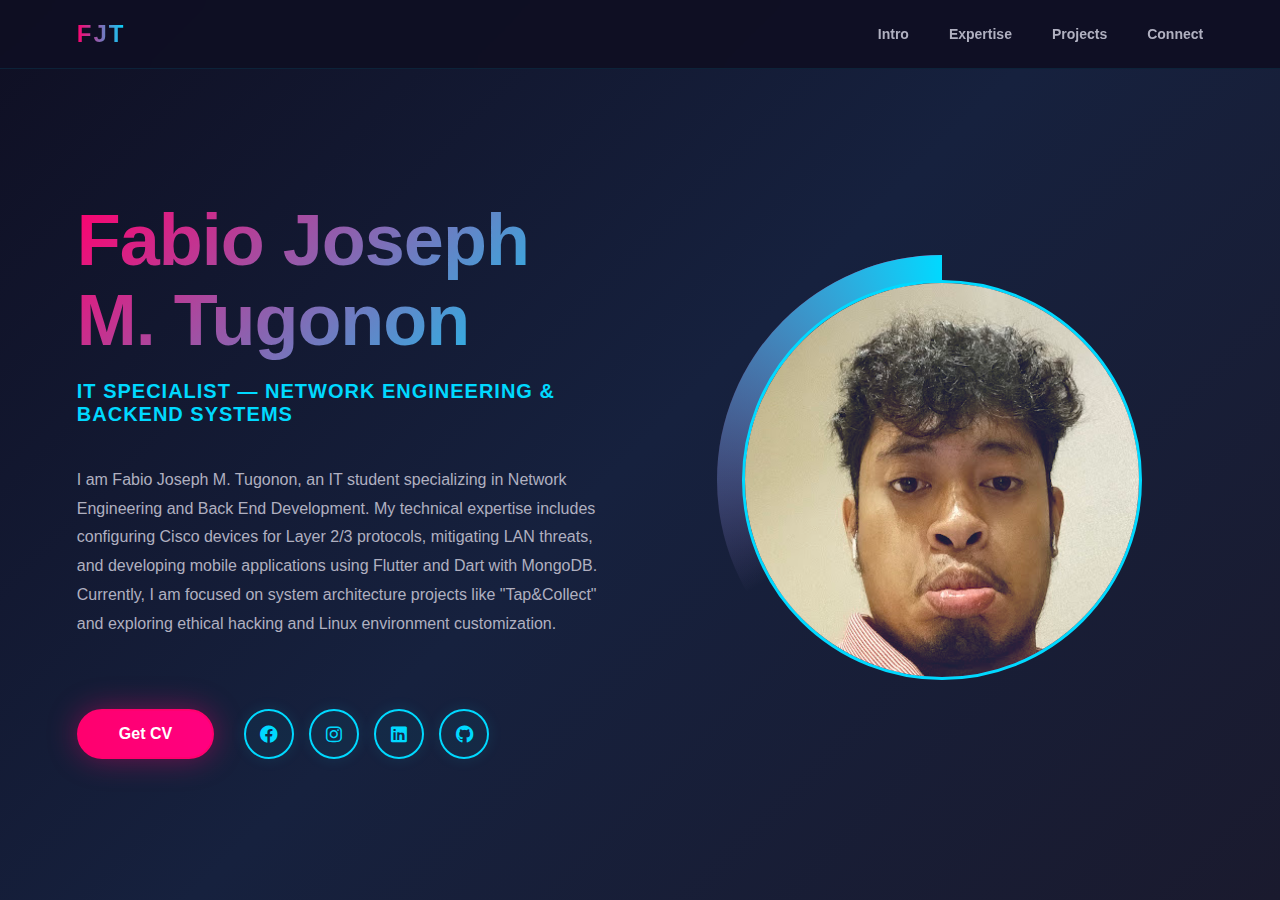
<file: index.html>
<!DOCTYPE html>
<html lang="en">
<head>
    <meta charset="UTF-8">
    <meta http-equiv="X-UA-Compatible" content="IE=edge">
    <meta name="viewport" content="width=device-width, initial-scale=1.0">
    <title>Fabio Joseph M. Tugonon - Portfolio</title>
    <link rel="stylesheet" href="style.css">
    <link rel="stylesheet" href="css/all.css">
</head>
<body>
    <header class="header-wrapper">
        <nav class="top-nav">
            <div class="nav-brand">FJT</div>
            <ul class="nav-links">
                <li><a href="#intro">Intro</a></li>
                <li><a href="#expertise">Expertise</a></li>
                <li><a href="#projects">Projects</a></li>
                <li><a href="#connect">Connect</a></li>
            </ul>
        </nav>
    </header>

    <main class="container">
        <div class="hero-wrapper">
            <div class="content-section">
                <h1 class="primary-title">Fabio Joseph M. Tugonon</h1>
                <span class="subtitle">IT Specialist — Network Engineering & Backend Systems</span>
                <div class="description">
                    <p>I am Fabio Joseph M. Tugonon, an IT student specializing in Network Engineering and Back End Development. My technical expertise includes configuring Cisco devices for Layer 2/3 protocols, mitigating LAN threats, and developing mobile applications using Flutter and Dart with MongoDB. Currently, I am focused on system architecture projects like "Tap&Collect" and exploring ethical hacking and Linux environment customization.</p>
                </div>
                <div class="action-bar">
                    <a href="#" class="primary-btn">Get CV</a>
                    <div class="social-links">
                        <a href="https://www.facebook.com/FabLords.050604/" class="social-icon"><i class="fab fa-facebook"></i></a>
                        <a href="https://www.instagram.com/fablords.050604/" class="social-icon"><i class="fab fa-instagram"></i></a>
                        <a href="https://www.linkedin.com/in/fabio-joseph-tugonon-906788305/" class="social-icon"><i class="fab fa-linkedin"></i></a>
                        <a href="https://github.com/FabLords05/" class="social-icon"><i class="fab fa-github"></i></a>
                    </div>
                </div>
            </div>
            <div class="media-section">
                <div class="portrait-frame">
                    <div class="portrait-container">
                        <img src="fabio.jpg" alt="Fabio Joseph M. Tugonon">
                    </div>
                </div>
            </div>
        </div>
    </main>
</body>
</html>
</file>
<file: style.css>
* {
    margin: 0;
    padding: 0;
    box-sizing: border-box;
    font-family: 'Poppins', sans-serif;
}

:root {
    --primary-dark: #0f0f23;
    --secondary-dark: #1a1a2e;
    --accent-pink: #ff006e;
    --accent-cyan: #00d9ff;
    --text-light: #ffffff;
    --text-muted: #b0b0c0;
}

body {
    background: linear-gradient(135deg, #0f0f23 0%, #16213e 50%, #1a1a2e 100%);
    color: var(--text-light);
    overflow-x: hidden;
}

a {
    color: inherit;
    text-decoration: none;
    transition: all 0.3s ease;
}

.header-wrapper {
    position: fixed;
    top: 0;
    left: 0;
    width: 100%;
    z-index: 1000;
    background: rgba(15, 15, 35, 0.95);
    backdrop-filter: blur(10px);
    border-bottom: 1px solid rgba(0, 217, 255, 0.1);
    padding: 20px 0;
}

.top-nav {
    max-width: 1400px;
    margin: 0 auto;
    padding: 0 6%;
    display: flex;
    justify-content: space-between;
    align-items: center;
}

.nav-brand {
    font-size: 24px;
    font-weight: 800;
    background: linear-gradient(90deg, #ff006e, #00d9ff);
    -webkit-background-clip: text;
    -webkit-text-fill-color: transparent;
    background-clip: text;
    letter-spacing: 2px;
}

.nav-links {
    display: flex;
    list-style: none;
    gap: 40px;
}

.nav-links a {
    font-size: 14px;
    font-weight: 600;
    color: var(--text-muted);
    position: relative;
    padding-bottom: 5px;
}

.nav-links a::after {
    content: '';
    position: absolute;
    bottom: 0;
    left: 0;
    width: 0;
    height: 2px;
    background: linear-gradient(90deg, #ff006e, #00d9ff);
    transition: width 0.3s ease;
}

.nav-links a:hover::after {
    width: 100%;
}

.container {
    max-width: 1400px;
    margin: 0 auto;
    padding: 0 6%;
}

.hero-wrapper {
    display: grid;
    grid-template-columns: 1fr 1fr;
    align-items: center;
    gap: 80px;
    min-height: 100vh;
    padding: 120px 0 60px;
}

.content-section {
    display: flex;
    flex-direction: column;
    gap: 20px;
}

.primary-title {
    font-size: 72px;
    font-weight: 900;
    line-height: 1.1;
    background: linear-gradient(135deg, #ff006e, #00d9ff);
    -webkit-background-clip: text;
    -webkit-text-fill-color: transparent;
    background-clip: text;
    letter-spacing: -1px;
}

.subtitle {
    font-size: 20px;
    color: var(--accent-cyan);
    font-weight: 600;
    letter-spacing: 1px;
    text-transform: uppercase;
}

.description {
    margin: 20px 0;
}

.description p {
    font-size: 16px;
    line-height: 1.8;
    color: var(--text-muted);
}

.action-bar {
    display: flex;
    align-items: center;
    gap: 30px;
    margin-top: 30px;
}

.primary-btn {
    display: inline-block;
    padding: 14px 40px;
    background: linear-gradient(90deg, #ff006e, #ff0080);
    border: 2px solid #ff006e;
    border-radius: 50px;
    color: #ffffff;
    font-weight: 700;
    font-size: 16px;
    cursor: pointer;
    box-shadow: 0 0 30px rgba(255, 0, 110, 0.4);
    transition: all 0.3s ease;
}

.primary-btn:hover {
    background: transparent;
    box-shadow: 0 0 50px rgba(255, 0, 110, 0.6), inset 0 0 30px rgba(255, 0, 110, 0.2);
    transform: translateY(-3px);
}

.social-links {
    display: flex;
    gap: 15px;
    align-items: center;
}

.social-icon {
    width: 50px;
    height: 50px;
    display: flex;
    align-items: center;
    justify-content: center;
    border: 2px solid var(--accent-cyan);
    border-radius: 50%;
    color: var(--accent-cyan);
    font-size: 18px;
    background: rgba(0, 217, 255, 0.05);
    box-shadow: 0 0 15px rgba(0, 217, 255, 0.1);
}

.social-icon:hover {
    background: var(--accent-cyan);
    color: var(--primary-dark);
    box-shadow: 0 0 30px rgba(0, 217, 255, 0.6);
    transform: translateY(-5px);
}

.media-section {
    display: flex;
    justify-content: center;
    align-items: center;
}

.portrait-frame {
    position: relative;
    width: 400px;
    height: 400px;
    display: flex;
    align-items: center;
    justify-content: center;
}

.portrait-frame::before,
.portrait-frame::after {
    content: '';
    position: absolute;
    width: 450px;
    height: 450px;
    border-radius: 50%;
    background: conic-gradient(
        transparent,
        transparent,
        transparent,
        #ff006e
    );
    animation: spin 15s linear infinite;
}

.portrait-frame::after {
    animation-delay: -7.5s;
    background: conic-gradient(
        transparent,
        transparent,
        transparent,
        #00d9ff
    );
}

@keyframes spin {
    100% {
        transform: rotate(360deg);
    }
}

.portrait-container {
    position: relative;
    width: 100%;
    height: 100%;
    border-radius: 50%;
    background: linear-gradient(135deg, #1a1a2e 0%, #16213e 100%);
    border: 3px solid var(--accent-cyan);
    display: flex;
    align-items: center;
    justify-content: center;
    z-index: 10;
    overflow: hidden;
}

.portrait-container img {
    width: 120%;
    height: 120%;
    object-fit: cover;
    position: absolute;
    top: 50%;
    left: 50%;
    transform: translate(-50%, -50%);
    mix-blend-mode: lighten;
}

@media (max-width: 1024px) {
    .hero-wrapper {
        grid-template-columns: 1fr;
        gap: 40px;
        padding: 100px 0 40px;
    }

    .primary-title {
        font-size: 48px;
    }

    .portrait-frame {
        width: 300px;
        height: 300px;
    }

    .portrait-frame::before,
    .portrait-frame::after {
        width: 330px;
        height: 330px;
    }
}

@media (max-width: 768px) {
    .nav-links {
        gap: 20px;
        font-size: 12px;
    }

    .primary-title {
        font-size: 36px;
    }

    .subtitle {
        font-size: 16px;
    }

    .description p {
        font-size: 14px;
    }

    .action-bar {
        flex-direction: column;
        align-items: flex-start;
    }

    .social-links {
        width: 100%;
        justify-content: flex-start;
    }

    .portrait-frame {
        width: 250px;
        height: 250px;
    }
}
</file>
<file: portfolio.css>
* {
    margin: 0;
    padding: 0;
    box-sizing: border-box;
    font-family: 'Poppins', sans-serif;
}

:root {
    --primary-dark: #0f0f23;
    --secondary-dark: #1a1a2e;
    --accent-pink: #ff006e;
    --accent-cyan: #00d9ff;
    --text-light: #ffffff;
    --text-muted: #b0b0c0;
}

body {
    background: linear-gradient(135deg, #0f0f23 0%, #16213e 50%, #1a1a2e 100%);
    color: var(--text-light);
    overflow-x: hidden;
}

a {
    color: inherit;
    text-decoration: none;
    transition: all 0.3s ease;
}

.header-wrapper {
    position: fixed;
    top: 0;
    left: 0;
    width: 100%;
    z-index: 1000;
    background: rgba(15, 15, 35, 0.95);
    backdrop-filter: blur(10px);
    border-bottom: 1px solid rgba(0, 217, 255, 0.1);
    padding: 20px 0;
}

.top-nav {
    max-width: 1400px;
    margin: 0 auto;
    padding: 0 6%;
    display: flex;
    justify-content: space-between;
    align-items: center;
}

.nav-brand {
    font-size: 24px;
    font-weight: 800;
    background: linear-gradient(90deg, #ff006e, #00d9ff);
    -webkit-background-clip: text;
    -webkit-text-fill-color: transparent;
    background-clip: text;
    letter-spacing: 2px;
}

.nav-links {
    display: flex;
    list-style: none;
    gap: 40px;
}

.nav-links a {
    font-size: 14px;
    font-weight: 600;
    color: var(--text-muted);
    position: relative;
    padding-bottom: 5px;
}

.nav-links a::after {
    content: '';
    position: absolute;
    bottom: 0;
    left: 0;
    width: 0;
    height: 2px;
    background: linear-gradient(90deg, #ff006e, #00d9ff);
    transition: width 0.3s ease;
}

.nav-links a:hover::after {
    width: 100%;
}

.container {
    max-width: 1400px;
    margin: 0 auto;
    padding: 0 6%;
}

.hero-wrapper {
    display: grid;
    grid-template-columns: 1fr 1fr;
    align-items: center;
    gap: 80px;
    min-height: 100vh;
    padding: 120px 0 60px;
}

.content-section {
    display: flex;
    flex-direction: column;
    gap: 20px;
}

.primary-title {
    font-size: 72px;
    font-weight: 900;
    line-height: 1.1;
    background: linear-gradient(135deg, #ff006e, #00d9ff);
    -webkit-background-clip: text;
    -webkit-text-fill-color: transparent;
    background-clip: text;
    letter-spacing: -1px;
}

.subtitle {
    font-size: 20px;
    color: var(--accent-cyan);
    font-weight: 600;
    letter-spacing: 1px;
    text-transform: uppercase;
}

.description {
    margin: 20px 0;
}

.description p {
    font-size: 16px;
    line-height: 1.8;
    color: var(--text-muted);
}

.action-bar {
    display: flex;
    align-items: center;
    gap: 30px;
    margin-top: 30px;
}

.primary-btn {
    display: inline-block;
    padding: 14px 40px;
    background: linear-gradient(90deg, #ff006e, #ff0080);
    border: 2px solid #ff006e;
    border-radius: 50px;
    color: #ffffff;
    font-weight: 700;
    font-size: 16px;
    cursor: pointer;
    box-shadow: 0 0 30px rgba(255, 0, 110, 0.4);
    transition: all 0.3s ease;
}

.primary-btn:hover {
    background: transparent;
    box-shadow: 0 0 50px rgba(255, 0, 110, 0.6), inset 0 0 30px rgba(255, 0, 110, 0.2);
    transform: translateY(-3px);
}

.social-links {
    display: flex;
    gap: 15px;
    align-items: center;
}

.social-icon {
    width: 50px;
    height: 50px;
    display: flex;
    align-items: center;
    justify-content: center;
    border: 2px solid var(--accent-cyan);
    border-radius: 50%;
    color: var(--accent-cyan);
    font-size: 18px;
    background: rgba(0, 217, 255, 0.05);
    box-shadow: 0 0 15px rgba(0, 217, 255, 0.1);
}

.social-icon:hover {
    background: var(--accent-cyan);
    color: var(--primary-dark);
    box-shadow: 0 0 30px rgba(0, 217, 255, 0.6);
    transform: translateY(-5px);
}

.media-section {
    display: flex;
    justify-content: center;
    align-items: center;
}

.portrait-frame {
    position: relative;
    width: 400px;
    height: 400px;
    display: flex;
    align-items: center;
    justify-content: center;
}

.portrait-frame::before,
.portrait-frame::after {
    content: '';
    position: absolute;
    width: 450px;
    height: 450px;
    border-radius: 50%;
    background: conic-gradient(
        transparent,
        transparent,
        transparent,
        #ff006e
    );
    animation: spin 15s linear infinite;
}

.portrait-frame::after {
    animation-delay: -7.5s;
    background: conic-gradient(
        transparent,
        transparent,
        transparent,
        #00d9ff
    );
}

@keyframes spin {
    100% {
        transform: rotate(360deg);
    }
}

.portrait-container {
    position: relative;
    width: 100%;
    height: 100%;
    border-radius: 50%;
    background: linear-gradient(135deg, #1a1a2e 0%, #16213e 100%);
    border: 3px solid var(--accent-cyan);
    display: flex;
    align-items: center;
    justify-content: center;
    z-index: 10;
    overflow: hidden;
}

.portrait-container img {
    width: 120%;
    height: 120%;
    object-fit: cover;
    position: absolute;
    top: 50%;
    left: 50%;
    transform: translate(-50%, -50%);
    mix-blend-mode: lighten;
}

@media (max-width: 1024px) {
    .hero-wrapper {
        grid-template-columns: 1fr;
        gap: 40px;
        padding: 100px 0 40px;
    }

    .primary-title {
        font-size: 48px;
    }

    .portrait-frame {
        width: 300px;
        height: 300px;
    }

    .portrait-frame::before,
    .portrait-frame::after {
        width: 330px;
        height: 330px;
    }
}

@media (max-width: 768px) {
    .nav-links {
        gap: 20px;
        font-size: 12px;
    }

    .primary-title {
        font-size: 36px;
    }

    .subtitle {
        font-size: 16px;
    }

    .description p {
        font-size: 14px;
    }

    .action-bar {
        flex-direction: column;
        align-items: flex-start;
    }

    .social-links {
        width: 100%;
        justify-content: flex-start;
    }

    .portrait-frame {
        width: 250px;
        height: 250px;
    }
}
</file>
